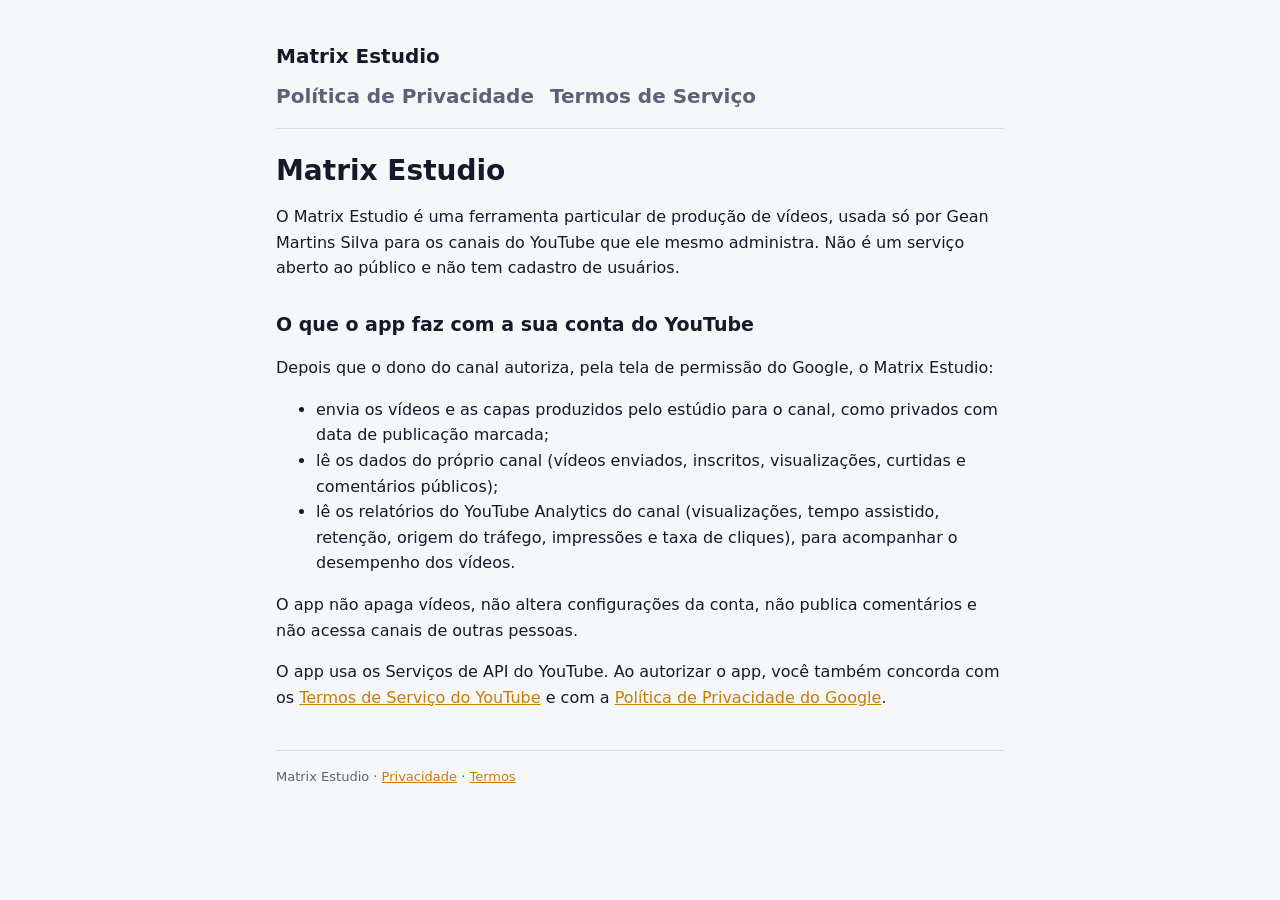
<file: matrix-estudio/index.html>
<!doctype html>
<html lang="pt-BR">
<head>
<meta charset="utf-8">
<meta name="viewport" content="width=device-width, initial-scale=1">
<title>Matrix Estudio</title>
<meta name="description" content="Matrix Estudio: ferramenta particular de produção e publicação de vídeos nos canais do próprio autor.">
<link rel="stylesheet" href="/matrix-estudio/estilo.css">
</head>
<body>
<main>
  <header>
    <a href="/matrix-estudio/">Matrix Estudio</a>
    <nav><a href="/matrix-estudio/privacidade/">Política de Privacidade</a><a href="/matrix-estudio/termos/">Termos de Serviço</a></nav>
  </header>
  <h1>Matrix Estudio</h1>
  <p>O Matrix Estudio é uma ferramenta particular de produção de vídeos, usada só por Gean Martins Silva para os canais do YouTube que ele mesmo administra. Não é um serviço aberto ao público e não tem cadastro de usuários.</p>
  <h2>O que o app faz com a sua conta do YouTube</h2>
  <p>Depois que o dono do canal autoriza, pela tela de permissão do Google, o Matrix Estudio:</p>
  <ul>
    <li>envia os vídeos e as capas produzidos pelo estúdio para o canal, como privados com data de publicação marcada;</li>
    <li>lê os dados do próprio canal (vídeos enviados, inscritos, visualizações, curtidas e comentários públicos);</li>
    <li>lê os relatórios do YouTube Analytics do canal (visualizações, tempo assistido, retenção, origem do tráfego, impressões e taxa de cliques), para acompanhar o desempenho dos vídeos.</li>
  </ul>
  <p>O app não apaga vídeos, não altera configurações da conta, não publica comentários e não acessa canais de outras pessoas.</p>
  <p>O app usa os Serviços de API do YouTube. Ao autorizar o app, você também concorda com os <a href="https://www.youtube.com/t/terms" rel="noopener">Termos de Serviço do YouTube</a> e com a <a href="https://policies.google.com/privacy" rel="noopener">Política de Privacidade do Google</a>.</p>
  <footer>Matrix Estudio · <a href="/matrix-estudio/privacidade/">Privacidade</a> · <a href="/matrix-estudio/termos/">Termos</a></footer>
</main>
</body>
</html>
</file>
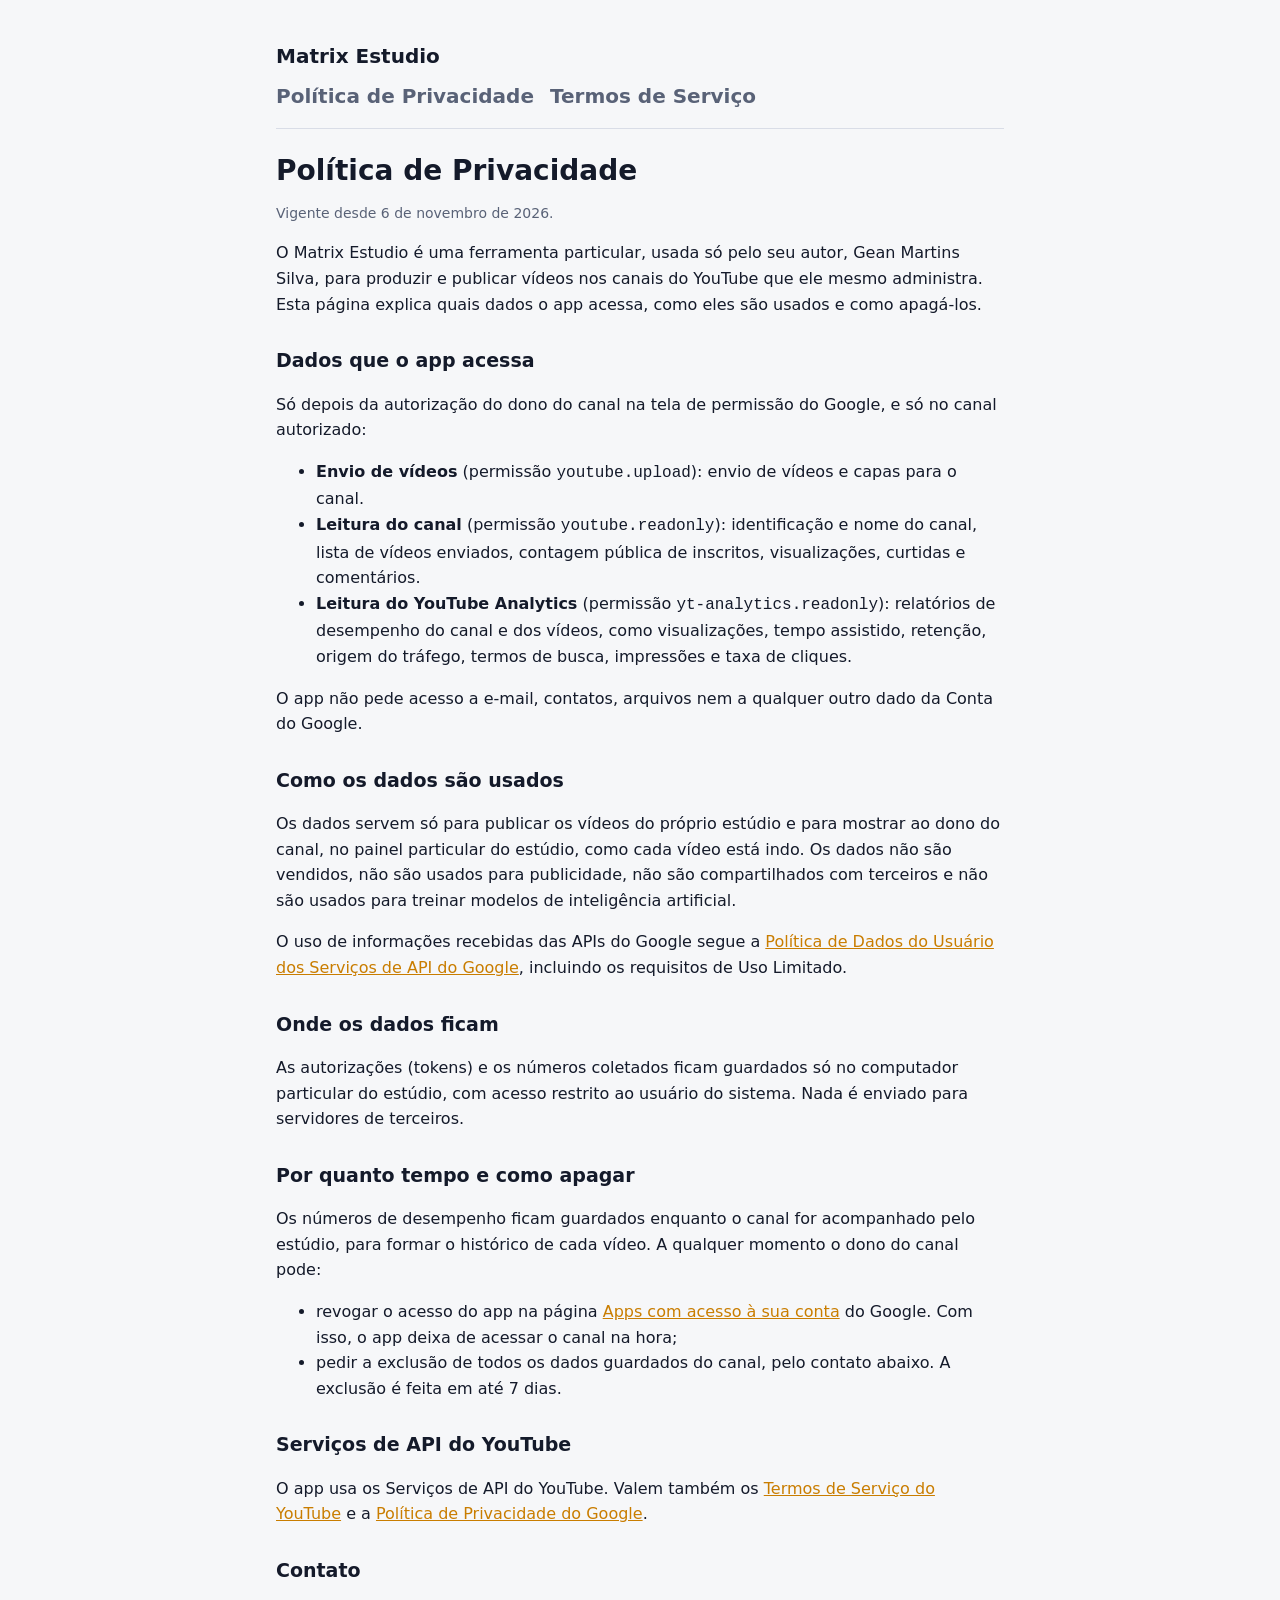
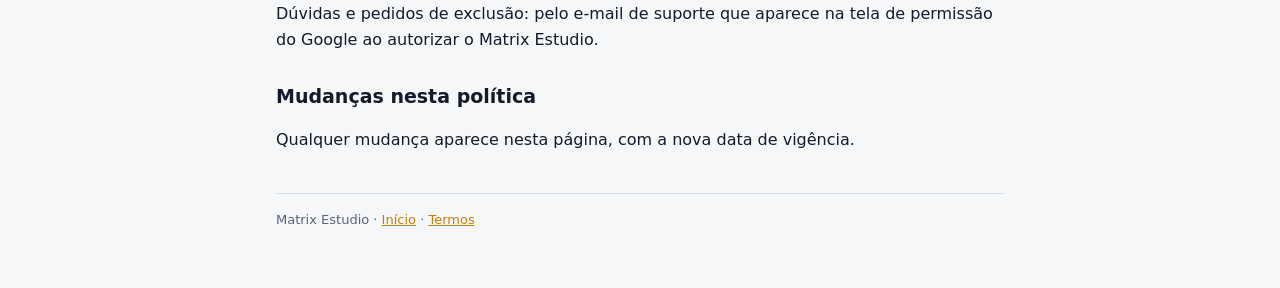
<file: matrix-estudio/privacidade/index.html>
<!doctype html>
<html lang="pt-BR">
<head>
<meta charset="utf-8">
<meta name="viewport" content="width=device-width, initial-scale=1">
<title>Política de Privacidade · Matrix Estudio</title>
<link rel="stylesheet" href="/matrix-estudio/estilo.css">
</head>
<body>
<main>
  <header>
    <a href="/matrix-estudio/">Matrix Estudio</a>
    <nav><a href="/matrix-estudio/privacidade/">Política de Privacidade</a><a href="/matrix-estudio/termos/">Termos de Serviço</a></nav>
  </header>
  <h1>Política de Privacidade</h1>
  <p class="muted">Vigente desde 6 de novembro de 2026.</p>

  <p>O Matrix Estudio é uma ferramenta particular, usada só pelo seu autor, Gean Martins Silva, para produzir e publicar vídeos nos canais do YouTube que ele mesmo administra. Esta página explica quais dados o app acessa, como eles são usados e como apagá-los.</p>

  <h2>Dados que o app acessa</h2>
  <p>Só depois da autorização do dono do canal na tela de permissão do Google, e só no canal autorizado:</p>
  <ul>
    <li><strong>Envio de vídeos</strong> (permissão <code>youtube.upload</code>): envio de vídeos e capas para o canal.</li>
    <li><strong>Leitura do canal</strong> (permissão <code>youtube.readonly</code>): identificação e nome do canal, lista de vídeos enviados, contagem pública de inscritos, visualizações, curtidas e comentários.</li>
    <li><strong>Leitura do YouTube Analytics</strong> (permissão <code>yt-analytics.readonly</code>): relatórios de desempenho do canal e dos vídeos, como visualizações, tempo assistido, retenção, origem do tráfego, termos de busca, impressões e taxa de cliques.</li>
  </ul>
  <p>O app não pede acesso a e-mail, contatos, arquivos nem a qualquer outro dado da Conta do Google.</p>

  <h2>Como os dados são usados</h2>
  <p>Os dados servem só para publicar os vídeos do próprio estúdio e para mostrar ao dono do canal, no painel particular do estúdio, como cada vídeo está indo. Os dados não são vendidos, não são usados para publicidade, não são compartilhados com terceiros e não são usados para treinar modelos de inteligência artificial.</p>
  <p>O uso de informações recebidas das APIs do Google segue a <a href="https://developers.google.com/terms/api-services-user-data-policy" rel="noopener">Política de Dados do Usuário dos Serviços de API do Google</a>, incluindo os requisitos de Uso Limitado.</p>

  <h2>Onde os dados ficam</h2>
  <p>As autorizações (tokens) e os números coletados ficam guardados só no computador particular do estúdio, com acesso restrito ao usuário do sistema. Nada é enviado para servidores de terceiros.</p>

  <h2>Por quanto tempo e como apagar</h2>
  <p>Os números de desempenho ficam guardados enquanto o canal for acompanhado pelo estúdio, para formar o histórico de cada vídeo. A qualquer momento o dono do canal pode:</p>
  <ul>
    <li>revogar o acesso do app na página <a href="https://myaccount.google.com/permissions" rel="noopener">Apps com acesso à sua conta</a> do Google. Com isso, o app deixa de acessar o canal na hora;</li>
    <li>pedir a exclusão de todos os dados guardados do canal, pelo contato abaixo. A exclusão é feita em até 7 dias.</li>
  </ul>

  <h2>Serviços de API do YouTube</h2>
  <p>O app usa os Serviços de API do YouTube. Valem também os <a href="https://www.youtube.com/t/terms" rel="noopener">Termos de Serviço do YouTube</a> e a <a href="https://policies.google.com/privacy" rel="noopener">Política de Privacidade do Google</a>.</p>

  <h2>Contato</h2>
  <p>Dúvidas e pedidos de exclusão: pelo e-mail de suporte que aparece na tela de permissão do Google ao autorizar o Matrix Estudio.</p>

  <h2>Mudanças nesta política</h2>
  <p>Qualquer mudança aparece nesta página, com a nova data de vigência.</p>
  <footer>Matrix Estudio · <a href="/matrix-estudio/">Início</a> · <a href="/matrix-estudio/termos/">Termos</a></footer>
</main>
</body>
</html>
</file>
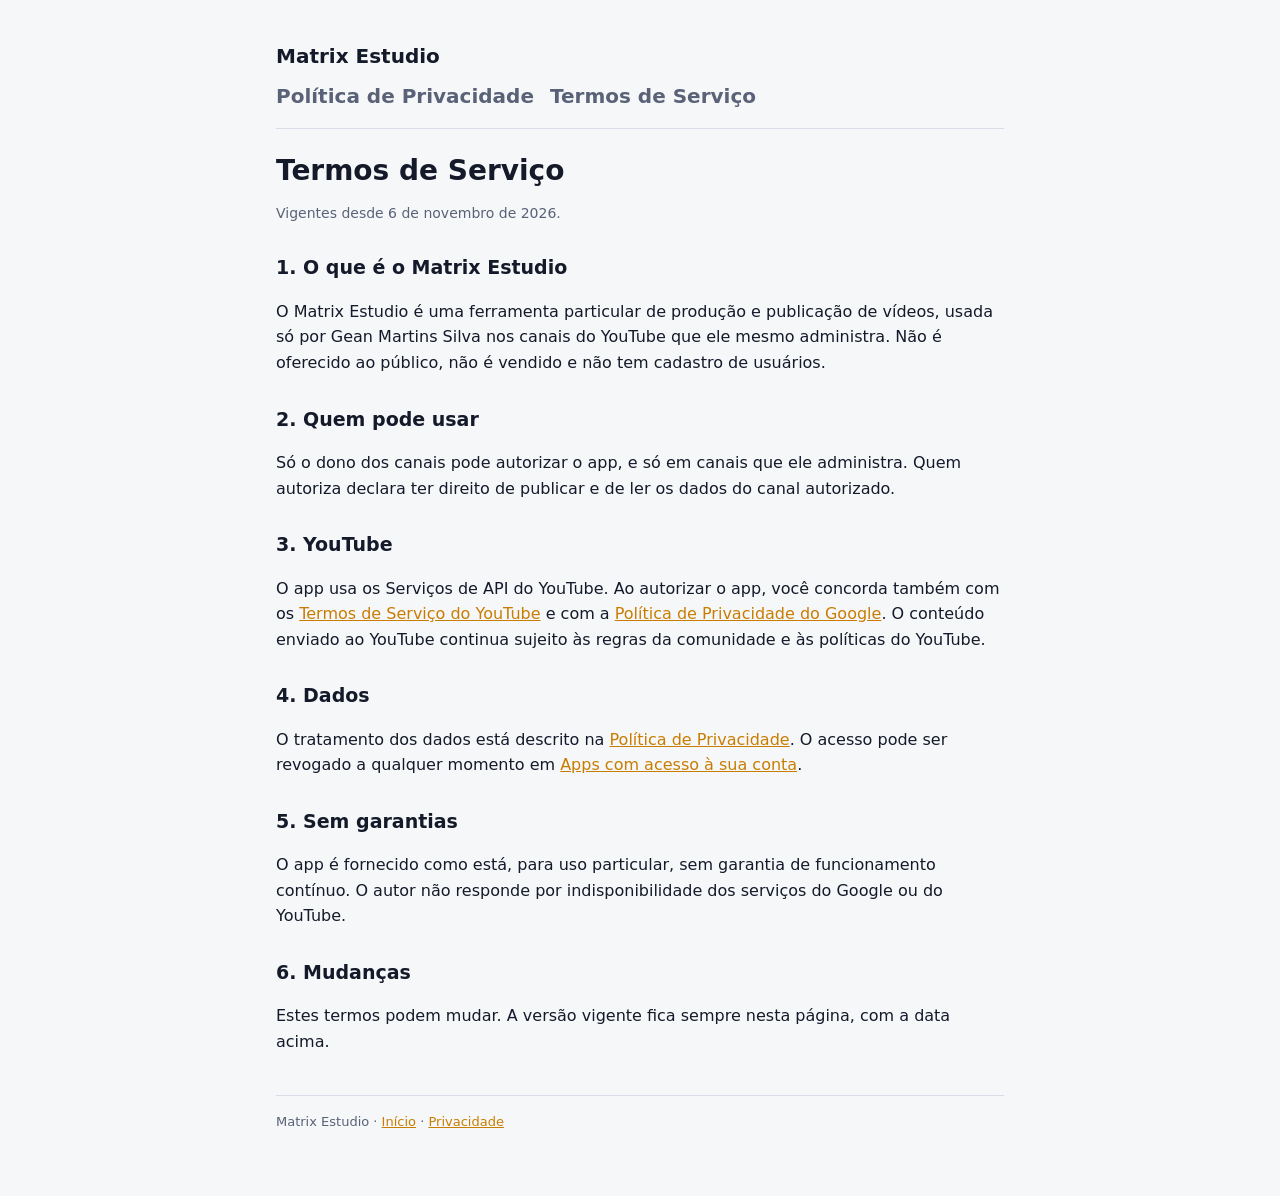
<file: matrix-estudio/termos/index.html>
<!doctype html>
<html lang="pt-BR">
<head>
<meta charset="utf-8">
<meta name="viewport" content="width=device-width, initial-scale=1">
<title>Termos de Serviço · Matrix Estudio</title>
<link rel="stylesheet" href="/matrix-estudio/estilo.css">
</head>
<body>
<main>
  <header>
    <a href="/matrix-estudio/">Matrix Estudio</a>
    <nav><a href="/matrix-estudio/privacidade/">Política de Privacidade</a><a href="/matrix-estudio/termos/">Termos de Serviço</a></nav>
  </header>
  <h1>Termos de Serviço</h1>
  <p class="muted">Vigentes desde 6 de novembro de 2026.</p>

  <h2>1. O que é o Matrix Estudio</h2>
  <p>O Matrix Estudio é uma ferramenta particular de produção e publicação de vídeos, usada só por Gean Martins Silva nos canais do YouTube que ele mesmo administra. Não é oferecido ao público, não é vendido e não tem cadastro de usuários.</p>

  <h2>2. Quem pode usar</h2>
  <p>Só o dono dos canais pode autorizar o app, e só em canais que ele administra. Quem autoriza declara ter direito de publicar e de ler os dados do canal autorizado.</p>

  <h2>3. YouTube</h2>
  <p>O app usa os Serviços de API do YouTube. Ao autorizar o app, você concorda também com os <a href="https://www.youtube.com/t/terms" rel="noopener">Termos de Serviço do YouTube</a> e com a <a href="https://policies.google.com/privacy" rel="noopener">Política de Privacidade do Google</a>. O conteúdo enviado ao YouTube continua sujeito às regras da comunidade e às políticas do YouTube.</p>

  <h2>4. Dados</h2>
  <p>O tratamento dos dados está descrito na <a href="/matrix-estudio/privacidade/">Política de Privacidade</a>. O acesso pode ser revogado a qualquer momento em <a href="https://myaccount.google.com/permissions" rel="noopener">Apps com acesso à sua conta</a>.</p>

  <h2>5. Sem garantias</h2>
  <p>O app é fornecido como está, para uso particular, sem garantia de funcionamento contínuo. O autor não responde por indisponibilidade dos serviços do Google ou do YouTube.</p>

  <h2>6. Mudanças</h2>
  <p>Estes termos podem mudar. A versão vigente fica sempre nesta página, com a data acima.</p>
  <footer>Matrix Estudio · <a href="/matrix-estudio/">Início</a> · <a href="/matrix-estudio/privacidade/">Privacidade</a></footer>
</main>
</body>
</html>
</file>
<file: matrix-estudio/estilo.css>
:root{--bg:#f6f7f9;--ink:#141a2a;--muted:#596277;--line:#d9dde7;--accent:#c97d00;--surface:#fff}
@media (prefers-color-scheme:dark){:root{--bg:#0e121a;--ink:#e7eaf1;--muted:#9aa3b6;--line:#2a3245;--accent:#f0a83a;--surface:#161b26}}
*{box-sizing:border-box}
body{margin:0;background:var(--bg);color:var(--ink);font:16px/1.6 -apple-system,BlinkMacSystemFont,"Segoe UI",system-ui,sans-serif}
main{max-width:760px;margin:0 auto;padding:40px 16px 64px}
header{border-bottom:1px solid var(--line);margin-bottom:24px;padding-bottom:16px}
header a{color:var(--ink);text-decoration:none;font-weight:700;font-size:20px}
nav{margin-top:8px;display:flex;gap:16px;flex-wrap:wrap;font-size:14px}
nav a{color:var(--muted)}
h1{font-size:28px;line-height:1.25;margin:0 0 8px}
h2{font-size:19px;margin:28px 0 8px}
a{color:var(--accent)}
.muted{color:var(--muted);font-size:14px}
footer{margin-top:40px;border-top:1px solid var(--line);padding-top:16px;font-size:13px;color:var(--muted)}
</file>
